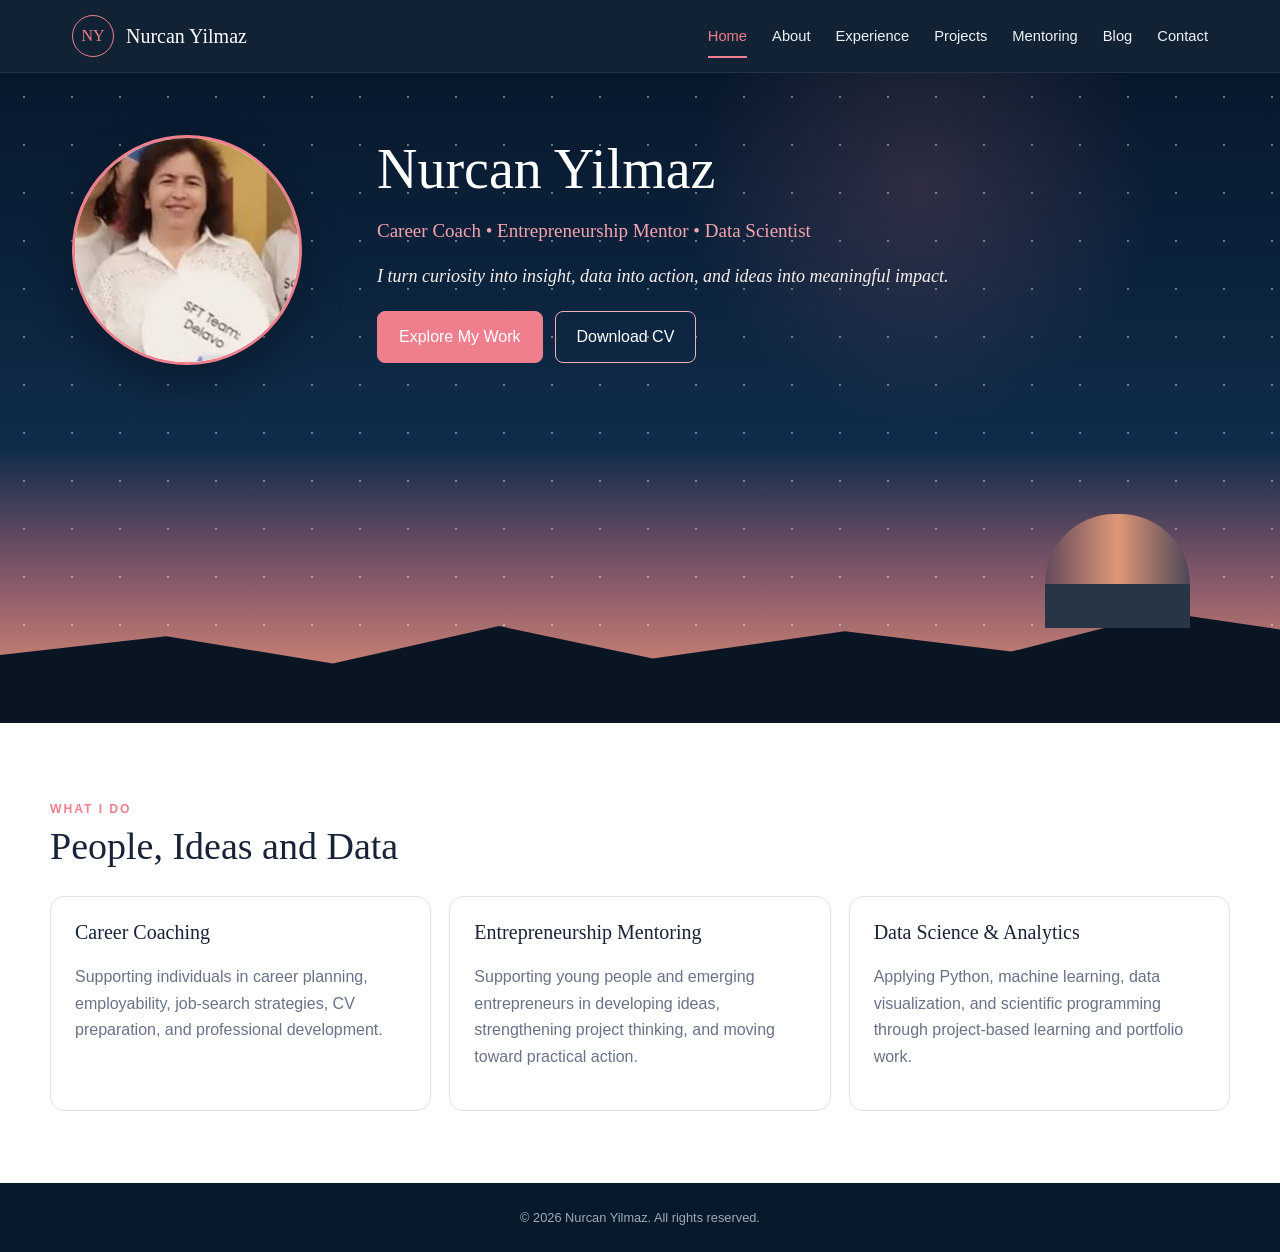
<file: index.html>
<!doctype html><html lang="en"><head><meta charset="utf-8"><meta name="viewport" content="width=device-width,initial-scale=1"><title>Home | Nurcan Yilmaz</title><link rel="stylesheet" href="assets/style.css"></head><body>
<header class="site-header"><div class="navbar">
<a class="brand" href="index.html"><span class="monogram">NY</span><span>Nurcan Yilmaz</span></a>
<nav class="navlinks">
<a class="active" href="index.html">Home</a>
<a class="" href="about.html">About</a>
<a class="" href="experience.html">Experience</a>
<a class="" href="projects.html">Projects</a>
<a class="" href="mentoring.html">Mentoring</a>
<a class="" href="blog.html">Blog</a>
<a class="" href="contact.html">Contact</a>
</nav></div></header>

<section class="hero"><div class="observatory"><div class="dome"></div><div class="obsbase"></div></div>
<div class="hero-inner"><img src="assets/profile.jpg" alt="Nurcan Yilmaz" class="profile">
<div class="hero-copy"><h1>Nurcan Yilmaz</h1><p class="roles">Career Coach • Entrepreneurship Mentor • Data Scientist</p>
<p class="tagline">I turn curiosity into insight, data into action, and ideas into meaningful impact.</p>
<div class="buttons"><a class="btn primary" href="projects.html">Explore My Work</a><a class="btn" href="cv/Nurcan_Yilmaz_Academic_CV.docx">Download CV</a></div></div></div></section>
<section class="section white"><div class="container"><span class="kicker">What I Do</span><h2>People, Ideas and Data</h2>
<div class="cards"><article class="card"><h3>Career Coaching</h3><p>Supporting individuals in career planning, employability, job-search strategies, CV preparation, and professional development.</p></article>
<article class="card"><h3>Entrepreneurship Mentoring</h3><p>Supporting young people and emerging entrepreneurs in developing ideas, strengthening project thinking, and moving toward practical action.</p></article>
<article class="card"><h3>Data Science & Analytics</h3><p>Applying Python, machine learning, data visualization, and scientific programming through project-based learning and portfolio work.</p></article></div></div></section>
<footer class="footer">© 2026 Nurcan Yilmaz. All rights reserved.</footer></body></html>
</file>
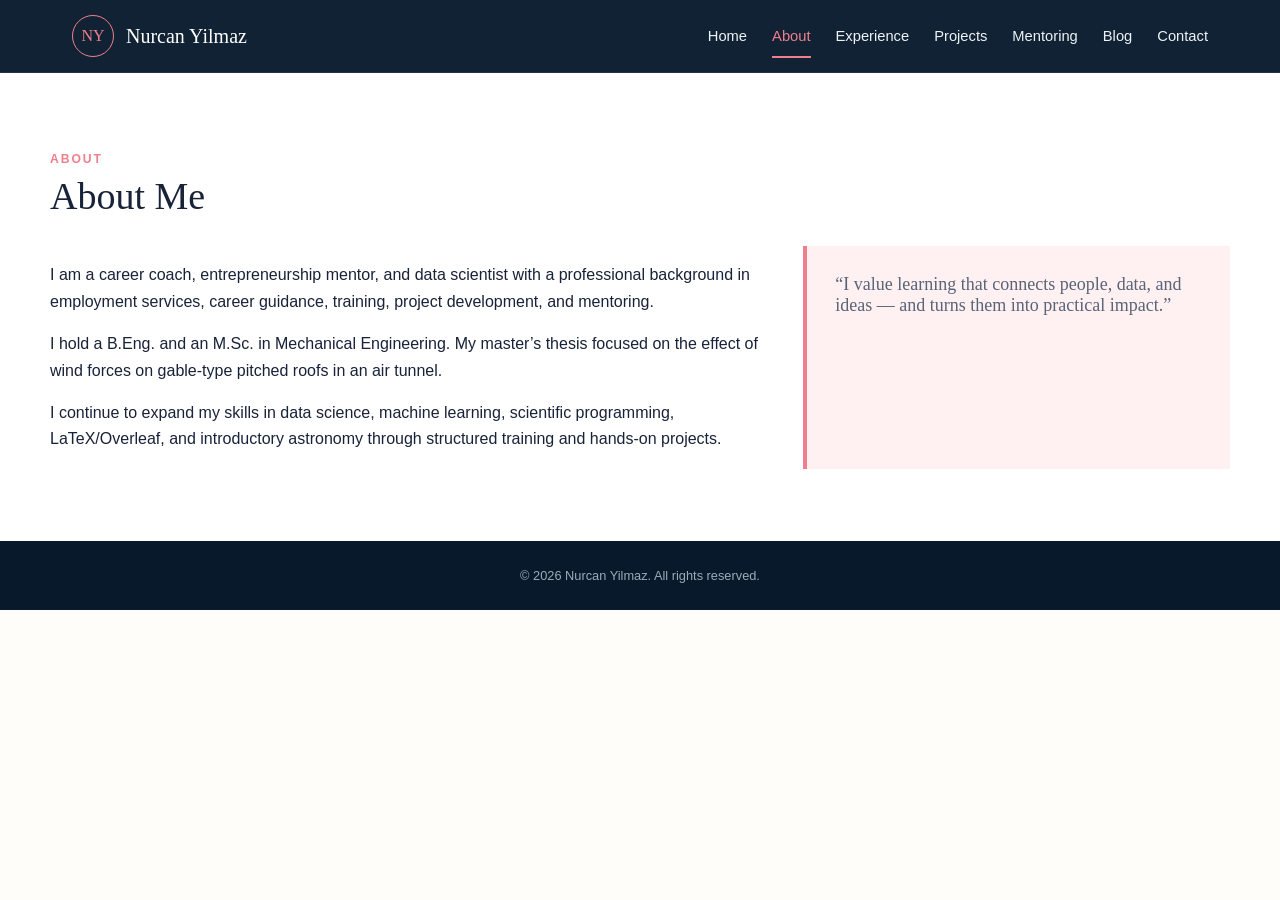
<file: about.html>
<!doctype html><html lang="en"><head><meta charset="utf-8"><meta name="viewport" content="width=device-width,initial-scale=1"><title>About | Nurcan Yilmaz</title><link rel="stylesheet" href="assets/style.css"></head><body>
<header class="site-header"><div class="navbar">
<a class="brand" href="index.html"><span class="monogram">NY</span><span>Nurcan Yilmaz</span></a>
<nav class="navlinks">
<a class="" href="index.html">Home</a>
<a class="active" href="about.html">About</a>
<a class="" href="experience.html">Experience</a>
<a class="" href="projects.html">Projects</a>
<a class="" href="mentoring.html">Mentoring</a>
<a class="" href="blog.html">Blog</a>
<a class="" href="contact.html">Contact</a>
</nav></div></header>

<section class="section white"><div class="container"><span class="kicker">About</span><h2>About Me</h2>
<div class="two"><div><p>I am a career coach, entrepreneurship mentor, and data scientist with a professional background in employment services, career guidance, training, project development, and mentoring.</p>
<p>I hold a B.Eng. and an M.Sc. in Mechanical Engineering. My master’s thesis focused on the effect of wind forces on gable-type pitched roofs in an air tunnel.</p>
<p>I continue to expand my skills in data science, machine learning, scientific programming, LaTeX/Overleaf, and introductory astronomy through structured training and hands-on projects.</p></div>
<div class="quote">“I value learning that connects people, data, and ideas — and turns them into practical impact.”</div></div></div></section>
<footer class="footer">© 2026 Nurcan Yilmaz. All rights reserved.</footer></body></html>
</file>
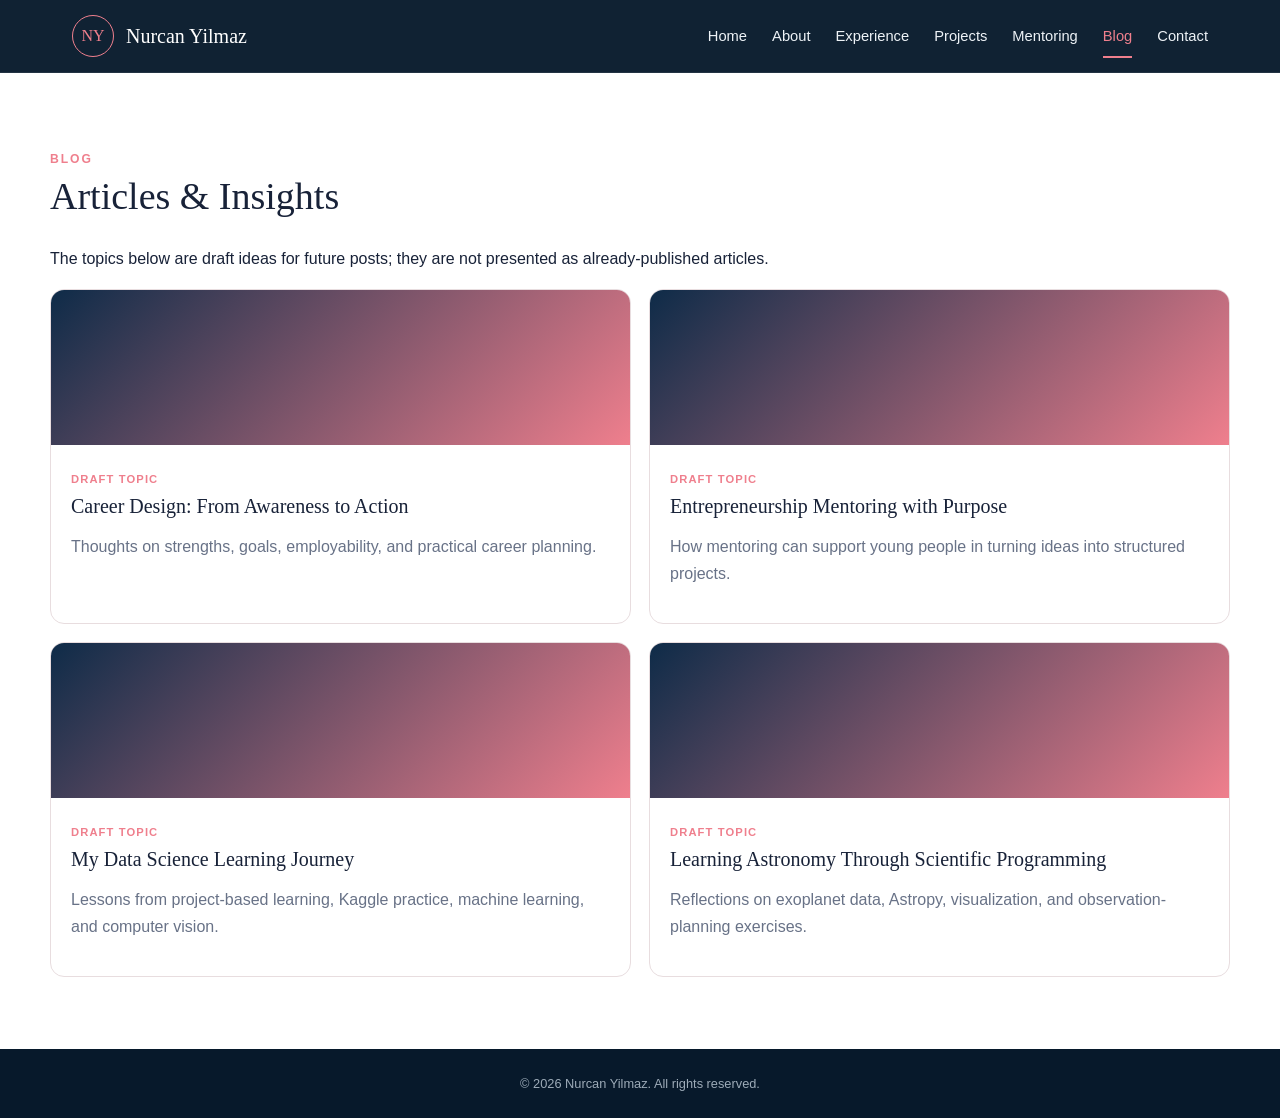
<file: blog.html>
<!doctype html><html lang="en"><head><meta charset="utf-8"><meta name="viewport" content="width=device-width,initial-scale=1"><title>Blog | Nurcan Yilmaz</title><link rel="stylesheet" href="assets/style.css"></head><body>
<header class="site-header"><div class="navbar">
<a class="brand" href="index.html"><span class="monogram">NY</span><span>Nurcan Yilmaz</span></a>
<nav class="navlinks">
<a class="" href="index.html">Home</a>
<a class="" href="about.html">About</a>
<a class="" href="experience.html">Experience</a>
<a class="" href="projects.html">Projects</a>
<a class="" href="mentoring.html">Mentoring</a>
<a class="active" href="blog.html">Blog</a>
<a class="" href="contact.html">Contact</a>
</nav></div></header>

<section class="section white"><div class="container"><span class="kicker">Blog</span><h2>Articles & Insights</h2>
<p>The topics below are draft ideas for future posts; they are not presented as already-published articles.</p>
<div class="blog-grid">
<article class="post"><div class="post-image"></div><div class="post-body"><span class="draft">Draft Topic</span><h3>Career Design: From Awareness to Action</h3><p>Thoughts on strengths, goals, employability, and practical career planning.</p></div></article>
<article class="post"><div class="post-image"></div><div class="post-body"><span class="draft">Draft Topic</span><h3>Entrepreneurship Mentoring with Purpose</h3><p>How mentoring can support young people in turning ideas into structured projects.</p></div></article>
<article class="post"><div class="post-image"></div><div class="post-body"><span class="draft">Draft Topic</span><h3>My Data Science Learning Journey</h3><p>Lessons from project-based learning, Kaggle practice, machine learning, and computer vision.</p></div></article>
<article class="post"><div class="post-image"></div><div class="post-body"><span class="draft">Draft Topic</span><h3>Learning Astronomy Through Scientific Programming</h3><p>Reflections on exoplanet data, Astropy, visualization, and observation-planning exercises.</p></div></article>
</div></div></section>
<footer class="footer">© 2026 Nurcan Yilmaz. All rights reserved.</footer></body></html>
</file>
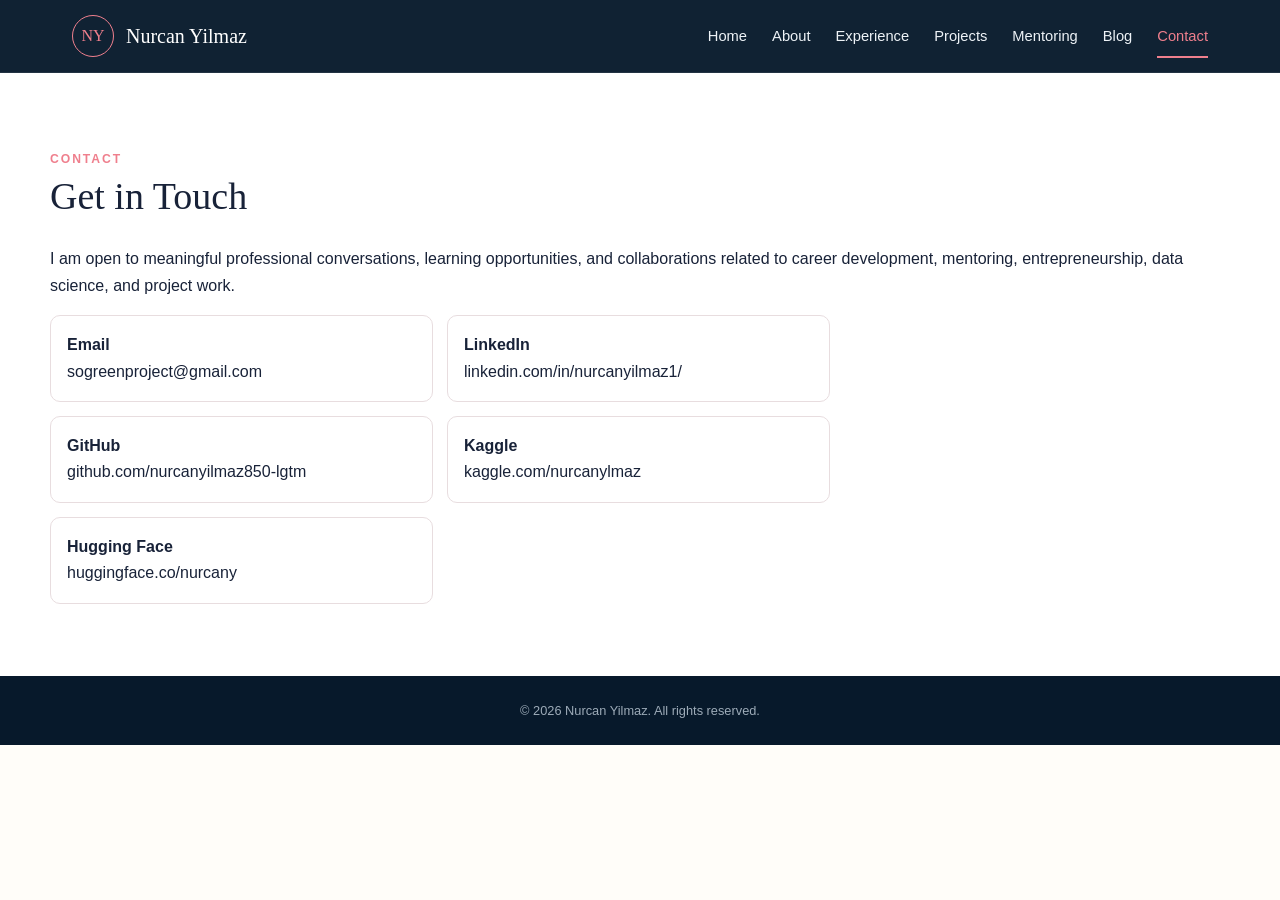
<file: contact.html>
<!doctype html><html lang="en"><head><meta charset="utf-8"><meta name="viewport" content="width=device-width,initial-scale=1"><title>Contact | Nurcan Yilmaz</title><link rel="stylesheet" href="assets/style.css"></head><body>
<header class="site-header"><div class="navbar">
<a class="brand" href="index.html"><span class="monogram">NY</span><span>Nurcan Yilmaz</span></a>
<nav class="navlinks">
<a class="" href="index.html">Home</a>
<a class="" href="about.html">About</a>
<a class="" href="experience.html">Experience</a>
<a class="" href="projects.html">Projects</a>
<a class="" href="mentoring.html">Mentoring</a>
<a class="" href="blog.html">Blog</a>
<a class="active" href="contact.html">Contact</a>
</nav></div></header>

<section class="section white"><div class="container"><span class="kicker">Contact</span><h2>Get in Touch</h2>
<p>I am open to meaningful professional conversations, learning opportunities, and collaborations related to career development, mentoring, entrepreneurship, data science, and project work.</p>
<div class="contact-grid">
<a href="mailto:sogreenproject@gmail.com"><strong>Email</strong><br>sogreenproject@gmail.com</a>
<a href="https://www.linkedin.com/in/nurcanyilmaz1/" target="_blank"><strong>LinkedIn</strong><br>linkedin.com/in/nurcanyilmaz1/</a>
<a href="https://github.com/nurcanyilmaz850-lgtm" target="_blank"><strong>GitHub</strong><br>github.com/nurcanyilmaz850-lgtm</a>
<a href="https://www.kaggle.com/nurcanylmaz" target="_blank"><strong>Kaggle</strong><br>kaggle.com/nurcanylmaz</a>
<a href="https://huggingface.co/nurcany" target="_blank"><strong>Hugging Face</strong><br>huggingface.co/nurcany</a>
</div></div></section>
<footer class="footer">© 2026 Nurcan Yilmaz. All rights reserved.</footer></body></html>
</file>
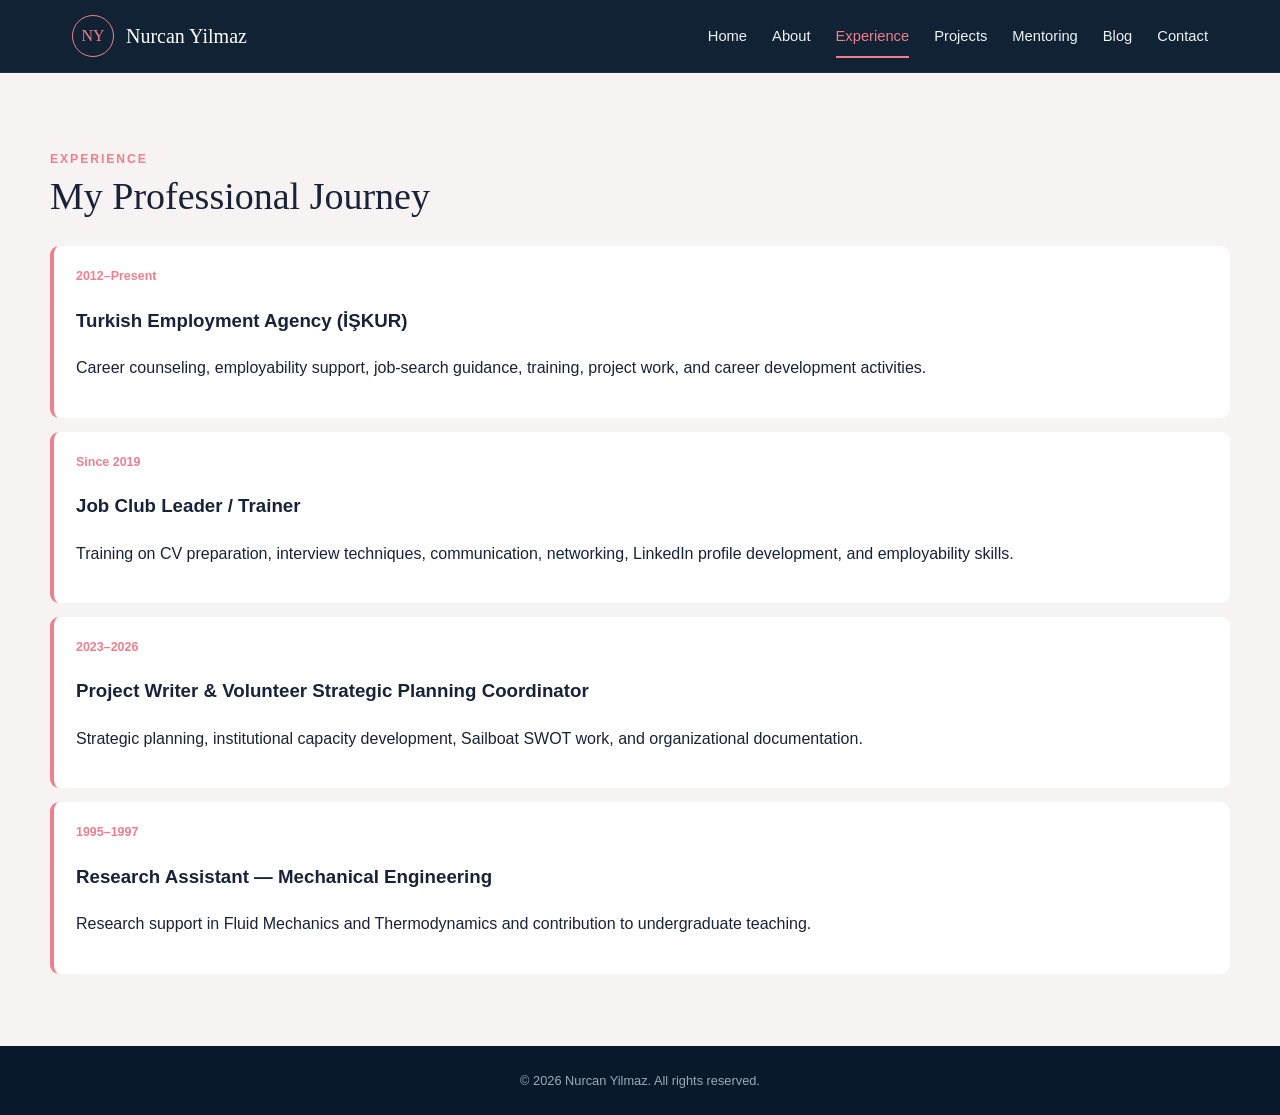
<file: experience.html>
<!doctype html><html lang="en"><head><meta charset="utf-8"><meta name="viewport" content="width=device-width,initial-scale=1"><title>Experience | Nurcan Yilmaz</title><link rel="stylesheet" href="assets/style.css"></head><body>
<header class="site-header"><div class="navbar">
<a class="brand" href="index.html"><span class="monogram">NY</span><span>Nurcan Yilmaz</span></a>
<nav class="navlinks">
<a class="" href="index.html">Home</a>
<a class="" href="about.html">About</a>
<a class="active" href="experience.html">Experience</a>
<a class="" href="projects.html">Projects</a>
<a class="" href="mentoring.html">Mentoring</a>
<a class="" href="blog.html">Blog</a>
<a class="" href="contact.html">Contact</a>
</nav></div></header>

<section class="section soft"><div class="container"><span class="kicker">Experience</span><h2>My Professional Journey</h2>
<div class="timeline">
<div class="timeline-item"><div class="date">2012–Present</div><h3>Turkish Employment Agency (İŞKUR)</h3><p>Career counseling, employability support, job-search guidance, training, project work, and career development activities.</p></div>
<div class="timeline-item"><div class="date">Since 2019</div><h3>Job Club Leader / Trainer</h3><p>Training on CV preparation, interview techniques, communication, networking, LinkedIn profile development, and employability skills.</p></div>
<div class="timeline-item"><div class="date">2023–2026</div><h3>Project Writer & Volunteer Strategic Planning Coordinator</h3><p>Strategic planning, institutional capacity development, Sailboat SWOT work, and organizational documentation.</p></div>
<div class="timeline-item"><div class="date">1995–1997</div><h3>Research Assistant — Mechanical Engineering</h3><p>Research support in Fluid Mechanics and Thermodynamics and contribution to undergraduate teaching.</p></div>
</div></div></section>
<footer class="footer">© 2026 Nurcan Yilmaz. All rights reserved.</footer></body></html>
</file>
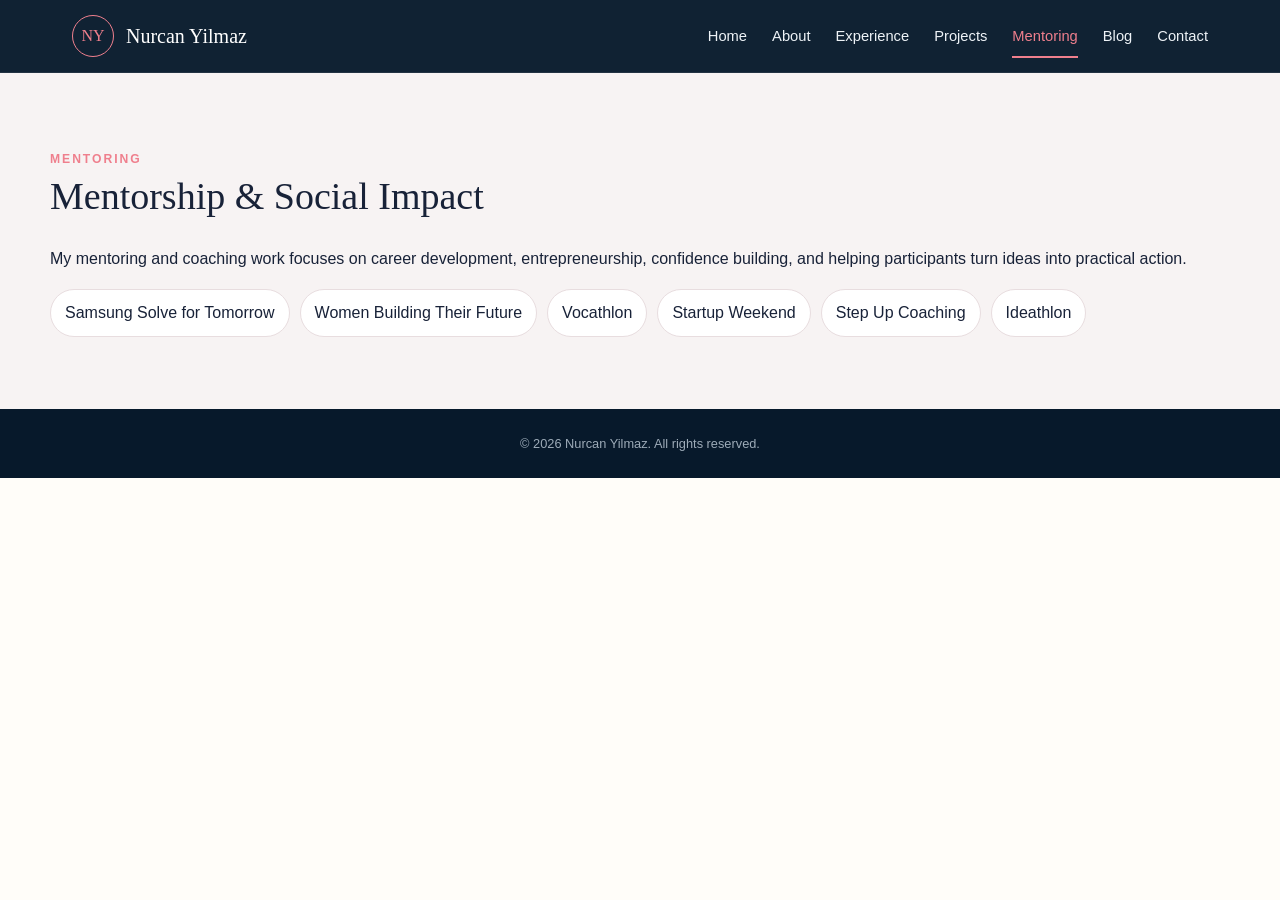
<file: mentoring.html>
<!doctype html><html lang="en"><head><meta charset="utf-8"><meta name="viewport" content="width=device-width,initial-scale=1"><title>Mentoring | Nurcan Yilmaz</title><link rel="stylesheet" href="assets/style.css"></head><body>
<header class="site-header"><div class="navbar">
<a class="brand" href="index.html"><span class="monogram">NY</span><span>Nurcan Yilmaz</span></a>
<nav class="navlinks">
<a class="" href="index.html">Home</a>
<a class="" href="about.html">About</a>
<a class="" href="experience.html">Experience</a>
<a class="" href="projects.html">Projects</a>
<a class="active" href="mentoring.html">Mentoring</a>
<a class="" href="blog.html">Blog</a>
<a class="" href="contact.html">Contact</a>
</nav></div></header>

<section class="section soft"><div class="container"><span class="kicker">Mentoring</span><h2>Mentorship & Social Impact</h2>
<p>My mentoring and coaching work focuses on career development, entrepreneurship, confidence building, and helping participants turn ideas into practical action.</p>
<div class="tags"><span>Samsung Solve for Tomorrow</span><span>Women Building Their Future</span><span>Vocathlon</span><span>Startup Weekend</span><span>Step Up Coaching</span><span>Ideathlon</span></div>
</div></section>
<footer class="footer">© 2026 Nurcan Yilmaz. All rights reserved.</footer></body></html>
</file>
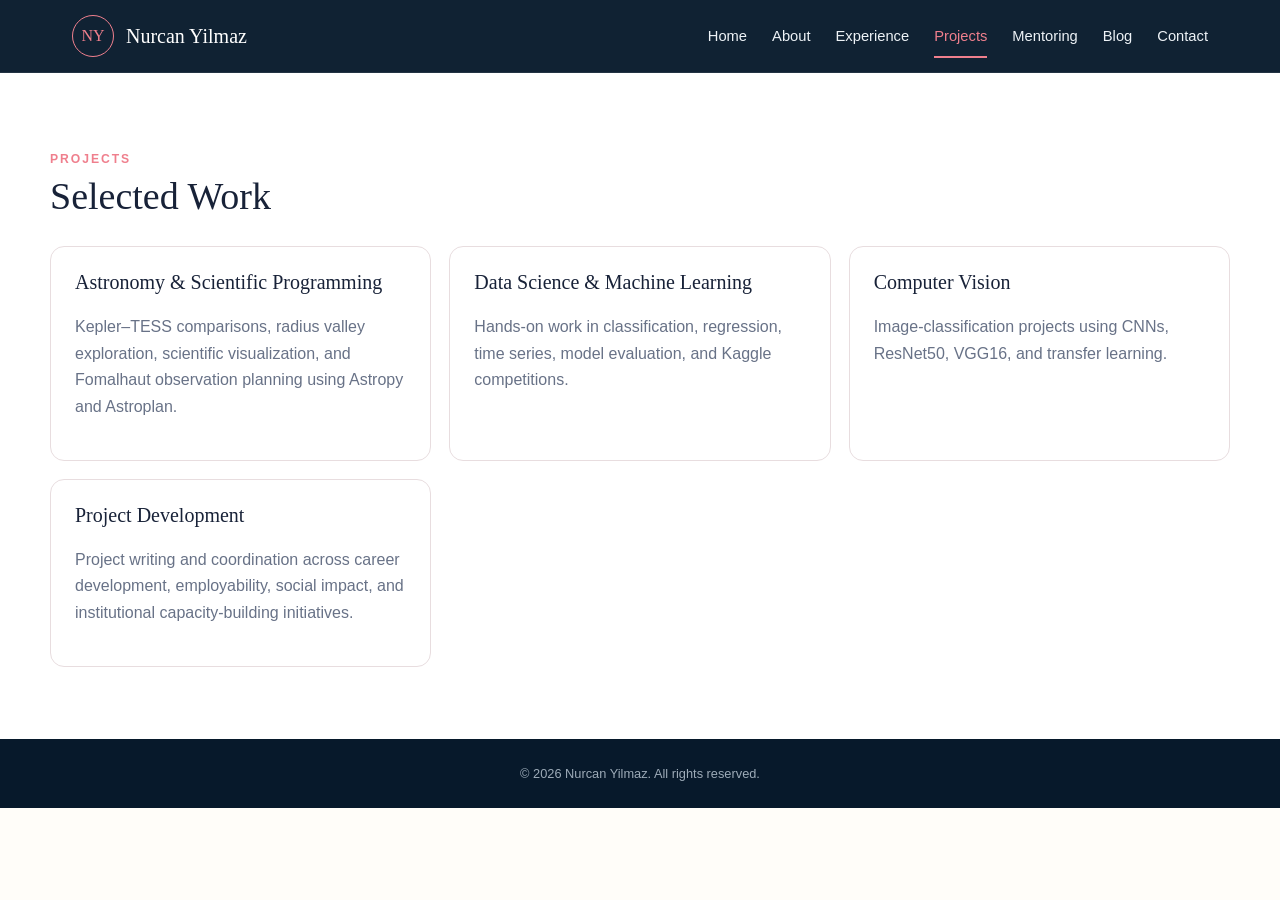
<file: projects.html>
<!doctype html><html lang="en"><head><meta charset="utf-8"><meta name="viewport" content="width=device-width,initial-scale=1"><title>Projects | Nurcan Yilmaz</title><link rel="stylesheet" href="assets/style.css"></head><body>
<header class="site-header"><div class="navbar">
<a class="brand" href="index.html"><span class="monogram">NY</span><span>Nurcan Yilmaz</span></a>
<nav class="navlinks">
<a class="" href="index.html">Home</a>
<a class="" href="about.html">About</a>
<a class="" href="experience.html">Experience</a>
<a class="active" href="projects.html">Projects</a>
<a class="" href="mentoring.html">Mentoring</a>
<a class="" href="blog.html">Blog</a>
<a class="" href="contact.html">Contact</a>
</nav></div></header>

<section class="section white"><div class="container"><span class="kicker">Projects</span><h2>Selected Work</h2>
<div class="cards">
<article class="card"><h3>Astronomy & Scientific Programming</h3><p>Kepler–TESS comparisons, radius valley exploration, scientific visualization, and Fomalhaut observation planning using Astropy and Astroplan.</p></article>
<article class="card"><h3>Data Science & Machine Learning</h3><p>Hands-on work in classification, regression, time series, model evaluation, and Kaggle competitions.</p></article>
<article class="card"><h3>Computer Vision</h3><p>Image-classification projects using CNNs, ResNet50, VGG16, and transfer learning.</p></article>
<article class="card"><h3>Project Development</h3><p>Project writing and coordination across career development, employability, social impact, and institutional capacity-building initiatives.</p></article>
</div></div></section>
<footer class="footer">© 2026 Nurcan Yilmaz. All rights reserved.</footer></body></html>
</file>
<file: assets/style.css>
:root{
  --navy:#07192b; --navy2:#0e2b48; --rose:#ef7f8d; --rose2:#f6a4ad;
  --ink:#182238; --muted:#687287; --paper:#fffdf9; --soft:#f7f3f3; --line:#e8dddf;
}
*{box-sizing:border-box}
html{scroll-behavior:smooth}
body{margin:0;font-family:Arial,Helvetica,sans-serif;background:var(--paper);color:var(--ink);line-height:1.65}
a{text-decoration:none;color:inherit}
.site-header{
  position:sticky;top:0;z-index:50;background:rgba(7,25,43,.96);backdrop-filter:blur(10px);
  color:#fff;border-bottom:1px solid rgba(255,255,255,.08)
}
.navbar{max-width:1180px;margin:auto;height:72px;display:flex;align-items:center;justify-content:space-between;padding:0 22px}
.brand{display:flex;align-items:center;gap:12px;font-family:Georgia,serif;font-size:1.25rem}
.monogram{width:42px;height:42px;border:1.5px solid var(--rose);border-radius:50%;display:grid;place-items:center;color:var(--rose);font-size:1rem}
.navlinks{display:flex;gap:25px;align-items:center}
.navlinks a{font-size:.92rem;color:#eef3f7;position:relative;padding:25px 0}
.navlinks a.active,.navlinks a:hover{color:var(--rose)}
.navlinks a.active::after,.navlinks a:hover::after{content:"";position:absolute;left:0;right:0;bottom:15px;height:2px;background:var(--rose)}
.hero{
  min-height:650px;position:relative;overflow:hidden;color:#fff;
  background:
    radial-gradient(circle at 72% 18%,rgba(239,127,141,.16),transparent 22%),
    linear-gradient(180deg,#07182c 0%,#102c4b 58%,#87586a 78%,#ef9a79 100%);
}
.hero::before{content:"";position:absolute;inset:0;background-image:radial-gradient(#fff 1px,transparent 1px);background-size:48px 48px;opacity:.4}
.hero::after{
  content:"";position:absolute;left:0;right:0;bottom:0;height:170px;background:#0a1524;
  clip-path:polygon(0 60%,13% 49%,26% 65%,39% 43%,51% 62%,66% 46%,79% 58%,91% 35%,100% 45%,100% 100%,0 100%)
}
.hero-inner{position:relative;z-index:3;max-width:1180px;margin:auto;padding:62px 22px 125px;display:grid;grid-template-columns:260px 1fr;gap:45px;align-items:center}
.profile{width:230px;height:230px;object-fit:cover;object-position:center 30%;border-radius:50%;border:3px solid var(--rose);background:#fff;box-shadow:0 16px 45px rgba(0,0,0,.32)}
.hero-copy h1{font:56px Georgia,serif;margin:0 0 8px}
.roles{color:var(--rose2);font:19px Georgia,serif}
.tagline{font:italic 18px Georgia,serif;color:#f8efeb;max-width:680px;margin:24px 0}
.buttons{display:flex;gap:12px;flex-wrap:wrap}.btn{padding:12px 21px;border-radius:8px;border:1px solid #f5b0b7;color:#fff;display:inline-block}.btn.primary{background:var(--rose);border-color:var(--rose)}
.observatory{position:absolute;right:7%;bottom:95px;width:145px;z-index:2}
.dome{height:70px;border-radius:75px 75px 0 0;background:linear-gradient(90deg,#63495a,#df9878,#4e4658)}
.obsbase{height:44px;background:#283547}
.section{padding:72px 22px}
.container{max-width:1180px;margin:auto}
.section.soft{background:var(--soft)} .section.white{background:#fff}
.kicker{color:var(--rose);font-size:.76rem;font-weight:700;letter-spacing:.16em;text-transform:uppercase}
.section h2{font:38px Georgia,serif;margin:3px 0 28px}
.two{display:grid;grid-template-columns:1.25fr .75fr;gap:42px}
.quote{background:#fff1f2;border-left:4px solid var(--rose);padding:28px;font:18px Georgia,serif;color:#596477}
.cards{display:grid;grid-template-columns:repeat(3,1fr);gap:18px}
.card{background:#fff;border:1px solid var(--line);border-radius:14px;padding:24px}
.card h3{font:20px Georgia,serif;margin-top:0}.card p{color:var(--muted)}
.timeline{display:grid;gap:14px}.timeline-item{background:#fff;border-left:4px solid var(--rose);padding:20px 22px;border-radius:9px}.date{color:var(--rose);font-size:.78rem;font-weight:700}
.tags{display:flex;flex-wrap:wrap;gap:10px}.tags span{background:#fff;border:1px solid var(--line);border-radius:999px;padding:10px 14px}
.blog-grid{display:grid;grid-template-columns:repeat(2,1fr);gap:18px}
.post{background:#fff;border:1px solid var(--line);border-radius:14px;overflow:hidden}
.post-image{height:155px;background:linear-gradient(135deg,var(--navy2),var(--rose))}
.post-body{padding:20px}.post h3{font:20px Georgia,serif;margin:4px 0}.post p{color:var(--muted)}.draft{font-size:.7rem;color:var(--rose);font-weight:700;letter-spacing:.1em;text-transform:uppercase}
.contact-grid{display:grid;grid-template-columns:repeat(2,1fr);gap:14px;max-width:780px}.contact-grid a{background:#fff;border:1px solid var(--line);border-radius:10px;padding:16px}
.footer{background:var(--navy);color:#9dabb8;text-align:center;padding:24px;font-size:.8rem}
@media(max-width:900px){.navlinks{gap:14px}.hero-inner{grid-template-columns:1fr;text-align:center}.profile{margin:auto}.tagline{margin:24px auto}.buttons{justify-content:center}.two{grid-template-columns:1fr}.cards{grid-template-columns:1fr 1fr}}
@media(max-width:650px){.navbar{height:auto;align-items:flex-start;padding-top:14px;padding-bottom:14px}.navlinks{flex-wrap:wrap;justify-content:flex-end}.navlinks a{padding:8px 0}.navlinks a.active::after,.navlinks a:hover::after{bottom:0}.hero-copy h1{font-size:42px}.profile{width:185px;height:185px}.cards,.blog-grid,.contact-grid{grid-template-columns:1fr}}
</file>
